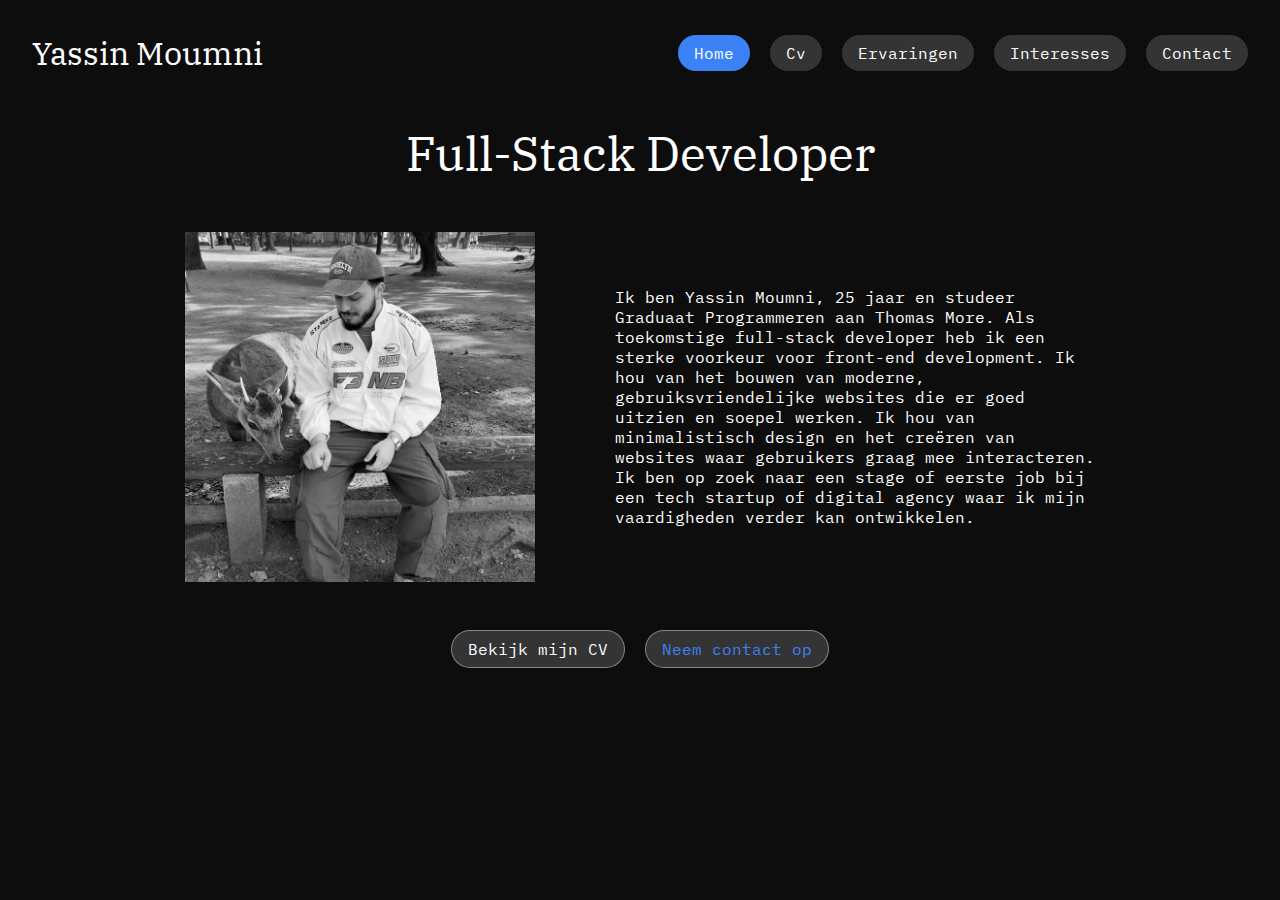
<file: index.html>
<!DOCTYPE html>
<html lang="en">
  <head>
    <meta charset="UTF-8">
    <meta name="viewport" content="width=device-width, initial-scale=1.0">
    <title>Yassin Moumni | Portfolio site</title>
    <link rel="stylesheet" href="css/stylesheet.css">

    <link rel="preconnect" href="https://fonts.googleapis.com">
<link rel="preconnect" href="https://fonts.gstatic.com" crossorigin>
<link href="https://fonts.googleapis.com/css2?family=IBM+Plex+Serif:ital,wght@0,100;0,200;0,300;0,400;0,500;0,600;0,700;1,100;1,200;1,300;1,400;1,500;1,600;1,700&display=swap" rel="stylesheet">

<link rel="preconnect" href="https://fonts.googleapis.com">
<link rel="preconnect" href="https://fonts.gstatic.com" crossorigin>
<link href="https://fonts.googleapis.com/css2?family=IBM+Plex+Mono:ital,wght@0,100;0,200;0,300;0,400;0,500;0,600;0,700;1,100;1,200;1,300;1,400;1,500;1,600;1,700&family=IBM+Plex+Serif:ital,wght@0,100;0,200;0,300;0,400;0,500;0,600;0,700;1,100;1,200;1,300;1,400;1,500;1,600;1,700&display=swap" rel="stylesheet">
<link rel="icon" href="img/favicon.ico" type="image/gif" sizes="16x16">

  </head>
  <body>

    <nav class="nav">
        
      <div class="initials">
        <p>Yassin Moumni</p>
      </div>

      <div class="navlinks">
        <ul>
          <li><a href="index.html" class="active">Home</a></li>
          <li><a href="html/cv.html">Cv</a></li>
          <li><a href="html/ervaringen.html">Ervaringen</a></li>
          <li><a href="html/interesses.html">Interesses</a></li>
          <li><a href="html/contact.html">Contact</a></li>
        </ul>
      </div>
    </nav>

    <main class="main">
      <h1>Full-Stack Developer</h1>

      <div id="aboutme">
        <img  alt="Een foto van mij in Nara Park" src="img/portfolio_picture.jpg">
        <div id="textaboutme">
          <p>
            Ik ben Yassin Moumni, 25 jaar en studeer Graduaat Programmeren aan
            Thomas More. Als toekomstige full-stack developer heb ik een sterke
            voorkeur voor front-end development. Ik hou van het bouwen van
            moderne, gebruiksvriendelijke websites die er goed uitzien en soepel
            werken. Ik hou van minimalistisch design en het creëren van websites
            waar gebruikers graag mee interacteren. Ik ben op zoek naar een
            stage of eerste job bij een tech startup of digital agency waar ik
            mijn vaardigheden verder kan ontwikkelen.
          </p>
        </div>
      </div>

      <div class="linkwrapper">
        <a href="html/cv.html">Bekijk mijn CV</a>
        <a href="html/contact.html" class="cta">Neem contact op</a>
      </div>
    </main>
  </body>
</html>
</file>
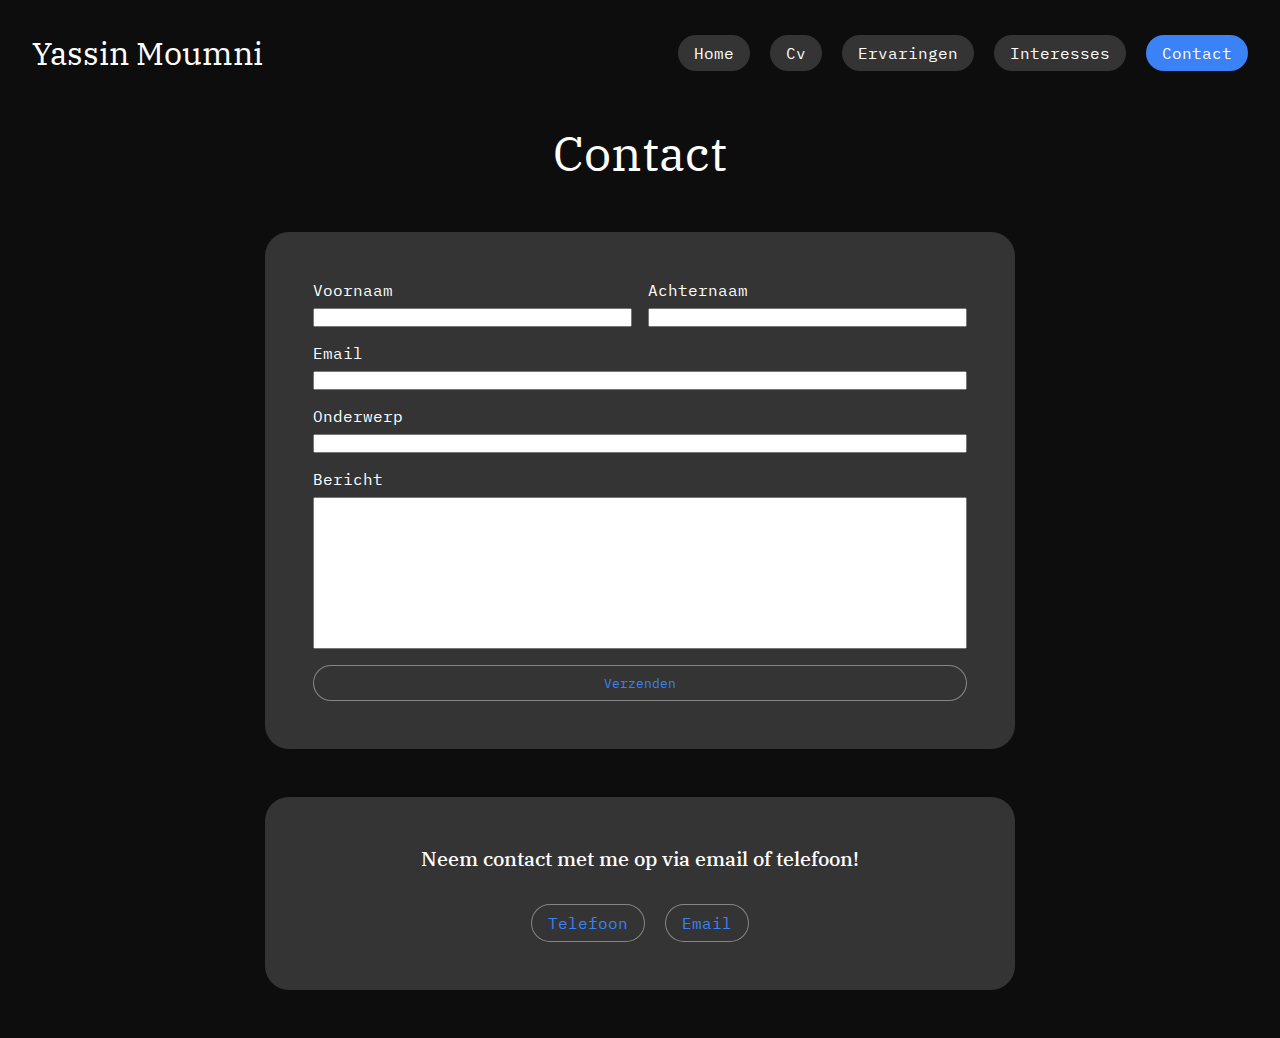
<file: html/contact.html>
<!DOCTYPE html>
<html lang="en">
  <head>
    <meta charset="UTF-8">
    <meta name="viewport" content="width=device-width, initial-scale=1.0">
    <title>Yassin Moumni | Portfolio site</title>
    <link rel="icon" href="../img/favicon.ico" type="image/gif" sizes="16x16">
    <link rel="stylesheet" href="../css/stylesheet.css">

    <link rel="preconnect" href="https://fonts.googleapis.com">
    <link rel="preconnect" href="https://fonts.gstatic.com" crossorigin>
    <link
      href="https://fonts.googleapis.com/css2?family=IBM+Plex+Serif:ital,wght@0,100;0,200;0,300;0,400;0,500;0,600;0,700;1,100;1,200;1,300;1,400;1,500;1,600;1,700&display=swap"
      rel="stylesheet"
    >

    <link rel="preconnect" href="https://fonts.googleapis.com">
    <link rel="preconnect" href="https://fonts.gstatic.com" crossorigin>
    <link
      href="https://fonts.googleapis.com/css2?family=IBM+Plex+Mono:ital,wght@0,100;0,200;0,300;0,400;0,500;0,600;0,700;1,100;1,200;1,300;1,400;1,500;1,600;1,700&family=IBM+Plex+Serif:ital,wght@0,100;0,200;0,300;0,400;0,500;0,600;0,700;1,100;1,200;1,300;1,400;1,500;1,600;1,700&display=swap"
      rel="stylesheet"
    >
  </head>
  <body>
    <nav class="nav">
      <div class="initials">
        <p>Yassin Moumni</p>
      </div>

      <div class="navlinks">
        <ul>
          <li> <a href="../index.html">Home</a></li>
          <li> <a href="cv.html">Cv</a></li>
          <li> <a href="ervaringen.html">Ervaringen</a></li>
          <li> <a href="interesses.html" >Interesses</a></li>
          <li> <a href="contact.html" class="active">Contact</a></li>
        </ul>
      </div>
    </nav>

    <main class="main">
      <h1>Contact</h1>

        <form action="../php/send-mail.php" method="POST">
            <div class="naamrow">
                <div class="formfield">
                    <label for="vnaam">Voornaam</label>
                    <input type="text" name="vnaam" id="vnaam" required>
                </div>
                <div class="formfield">
                    <label for="anaam">Achternaam</label>
                    <input type="text" name="anaam" id="anaam">
                </div>
            </div>
            <div class="formfield">
                <label for="email">Email</label>
                <input type="email" name="email" id="email" required>
            </div>
<div class="formfield">
    <label for="onderwerp">Onderwerp</label>
    <input type="text" name="onderwerp" id="onderwerp" required>
</div>

            <div class="formfield">
                <label for="bericht">Bericht</label>
                <textarea name="bericht" id="bericht" cols="30" rows="10" required></textarea>
            </div>
            <div class="formfield">
                <input  type="submit" value="Verzenden" id="verzenden" name="verzenden">
              </div>
        </form>

      <div id="contactcard">

       <h3>Neem contact met me op via email of telefoon!</h3>
         <div class="linkwrapper">
        <a href="tel:0411111111" class="cta">Telefoon</a>
        <a href="mailto:notyassinmoumni@email.com" class="cta">Email</a>
      </div>
    </div>

   
    </main>
  </body>
</html>
</file>
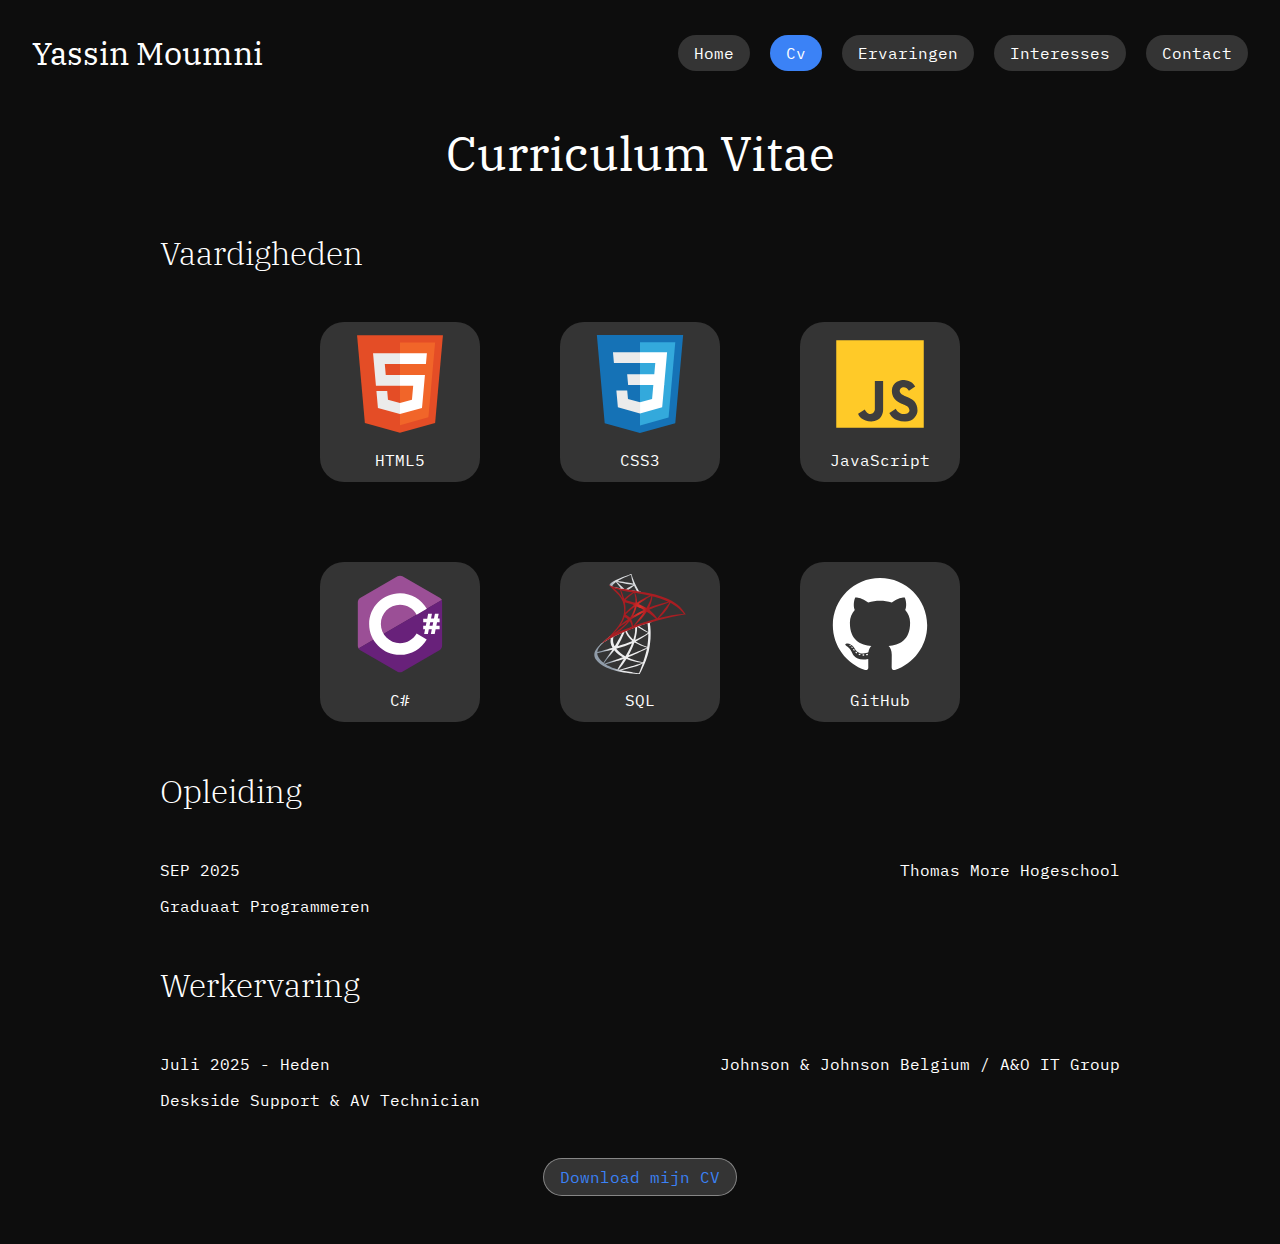
<file: html/cv.html>
<!DOCTYPE html>
<html lang="en">
  <head>
    <meta charset="UTF-8">
    <meta name="viewport" content="width=device-width, initial-scale=1.0">
    <title>Yassin Moumni | Portfolio site</title>
    <link rel="icon" href="../img/favicon.ico" type="image/gif" sizes="16x16">
    <link rel="stylesheet" href="../css/stylesheet.css">

    <link rel="preconnect" href="https://fonts.googleapis.com">
    <link rel="preconnect" href="https://fonts.gstatic.com" crossorigin>
    <link
      href="https://fonts.googleapis.com/css2?family=IBM+Plex+Serif:ital,wght@0,100;0,200;0,300;0,400;0,500;0,600;0,700;1,100;1,200;1,300;1,400;1,500;1,600;1,700&display=swap"
      rel="stylesheet">

    <link rel="preconnect" href="https://fonts.googleapis.com">
    <link rel="preconnect" href="https://fonts.gstatic.com" crossorigin>
    <link
      href="https://fonts.googleapis.com/css2?family=IBM+Plex+Mono:ital,wght@0,100;0,200;0,300;0,400;0,500;0,600;0,700;1,100;1,200;1,300;1,400;1,500;1,600;1,700&family=IBM+Plex+Serif:ital,wght@0,100;0,200;0,300;0,400;0,500;0,600;0,700;1,100;1,200;1,300;1,400;1,500;1,600;1,700&display=swap"
      rel="stylesheet">
  </head>
  <body>
    <nav class="nav">
      <div class="initials">
        <p>Yassin Moumni</p>
      </div>

      <div class="navlinks">
        <ul>
          <li><a href="../index.html">Home</a></li>
          <li><a href="cv.html" class="active">Cv</a></li>
          <li><a href="ervaringen.html">Ervaringen</a></li>
          <li><a href="interesses.html">Interesses</a></li>
          <li><a href="contact.html">Contact</a></li>
        </ul>
      </div>
    </nav>

    <main class="main">
      <h1>Curriculum Vitae</h1>
      <h2>Vaardigheden</h2>

      <div class="gridcontainer">
        <div class="griditem">
          <img alt="HTML5 Logo" src="../img/SVGs/html5-original.svg">
          <p>HTML5</p>
        </div>
        <div class="griditem">
          <img alt="CSS3 Logo" src="../img/SVGs/css3-original.svg">
          <p>CSS3</p>
        </div>
        <div class="griditem">
          <img alt="JavaScript Logo" src="../img/SVGs/js-svg-logo.svg">
          <p>JavaScript</p>
        </div>
        <div class="griditem">
          <img alt="C# Logo" src="../img/SVGs/csharp-original.svg">
          <p>C#</p>
        </div>
        <div class="griditem">
          <img  alt="Microsoft SQL Logo" src="../img/SVGs/microsoftsqlserver-original.svg">
          <p>SQL</p>
        </div>
        <div class="griditem">
          <img  alt="Github Logo" src="../img/SVGs/github-original.svg">
          <p>GitHub</p>
        </div>
      </div>

      <h2>Opleiding</h2>
      <div class="opleiding">
        
          <div class="opleidingitem">
            <p>SEP 2025</p>
          </div>
          <div class="opleidingitem">
            <p>Thomas More Hogeschool</p>
          </div>
          <div class="opleidingitem">
            <p>Graduaat Programmeren</p>  
          </div>
          
        </div>
     

      <h2>Werkervaring</h2>
       <div class="opleiding">
        
          <div class="opleidingitem">
            <p>Juli 2025 - Heden</p>
          </div>
          <div class="opleidingitem">
            <p>Johnson & Johnson Belgium / A&O IT Group</p>
          </div>
          <div class="opleidingitem">
            <p>Deskside Support & AV Technician</p>  
          </div>
          
        </div>

      <div class="linkwrapper">
        <a href="../CVPDF.pdf"  target="_blank" class="cta">Download mijn CV</a>
      </div>
    </main>
  </body>
</html>
</file>
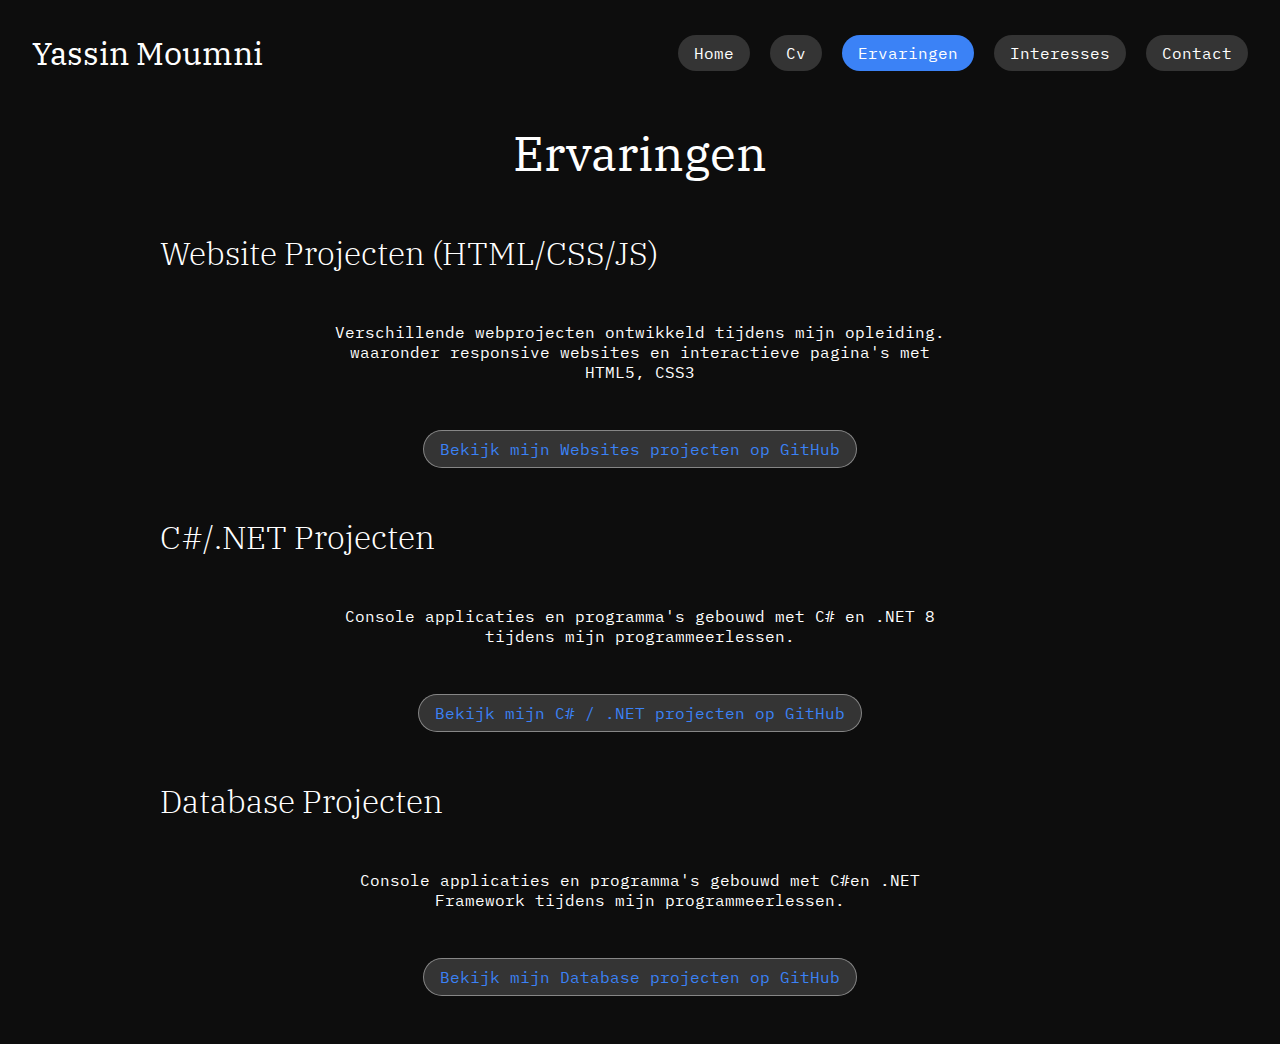
<file: html/ervaringen.html>
<!DOCTYPE html>
<html lang="en">
  <head>
    <meta charset="UTF-8">
    <meta name="viewport" content="width=device-width, initial-scale=1.0">
    <title>Yassin Moumni | Portfolio site</title>
    <link rel="icon" href="../img/favicon.ico" type="image/gif" sizes="16x16">
    <link rel="stylesheet" href="../css/stylesheet.css" >

    <link rel="preconnect" href="https://fonts.googleapis.com" >
    <link rel="preconnect" href="https://fonts.gstatic.com" crossorigin >
    <link
      href="https://fonts.googleapis.com/css2?family=IBM+Plex+Serif:ital,wght@0,100;0,200;0,300;0,400;0,500;0,600;0,700;1,100;1,200;1,300;1,400;1,500;1,600;1,700&display=swap"
      rel="stylesheet"
    >

    <link rel="preconnect" href="https://fonts.googleapis.com" >
    <link rel="preconnect" href="https://fonts.gstatic.com" crossorigin >
    <link
      href="https://fonts.googleapis.com/css2?family=IBM+Plex+Mono:ital,wght@0,100;0,200;0,300;0,400;0,500;0,600;0,700;1,100;1,200;1,300;1,400;1,500;1,600;1,700&family=IBM+Plex+Serif:ital,wght@0,100;0,200;0,300;0,400;0,500;0,600;0,700;1,100;1,200;1,300;1,400;1,500;1,600;1,700&display=swap"
      rel="stylesheet"
    >
  </head>
  <body>
    <nav class="nav">
      <div class="initials">
        <p>Yassin Moumni</p>
      </div>

      <div class="navlinks">
        <ul>
          <li><a href="../index.html">Home</a></li>
          <li><a href="cv.html">Cv</a></li>
          <li><a href="ervaringen.html" class="active">Ervaringen</a></li>
          <li><a href="interesses.html">Interesses</a></li>
          <li><a href="contact.html">Contact</a></li>
        </ul>
      </div>
    </nav>

    <main class="main">
      <h1>Ervaringen</h1>
      <h2>Website Projecten (HTML/CSS/JS)</h2>
      <div class="ervaringentext">
          <p>
              Verschillende webprojecten ontwikkeld tijdens mijn opleiding. waaronder
              responsive websites en interactieve pagina's met HTML5, CSS3
            </p>

      </div>
      <div class="linkwrapper">
        <a href="https://github.com/YassinTM/HTML-CSS" target="_blank" class="cta">Bekijk mijn Websites projecten op GitHub</a>
      </div>
      <h2>C#/.NET Projecten</h2>
<div class="ervaringentext">
          <p>
                            Console applicaties en programma's gebouwd met C# en .NET 8 tijdens mijn programmeerlessen.
            </p>

      </div>
      <div class="linkwrapper">
        <a href="https://github.com/it-graduaten-aj2526/aj2526-assignment-csharp-programmingessentials-oefeningen-pe-YassinTM" target="_blank" class="cta">Bekijk mijn C# / .NET projecten op GitHub</a>
      </div>
      <h2>Database Projecten</h2>
<div class="ervaringentext">
          <p>
              Console applicaties en programma's gebouwd met C#en .NET
Framework tijdens mijn programmeerlessen.
            </p>

      </div>
      <div class="linkwrapper">
        <a href="https://github.com/YassinTM/Databases-SQL" target="_blank" class="cta">Bekijk mijn Database projecten op GitHub</a>
      </div>
    </main>
  </body>
</html>
</file>
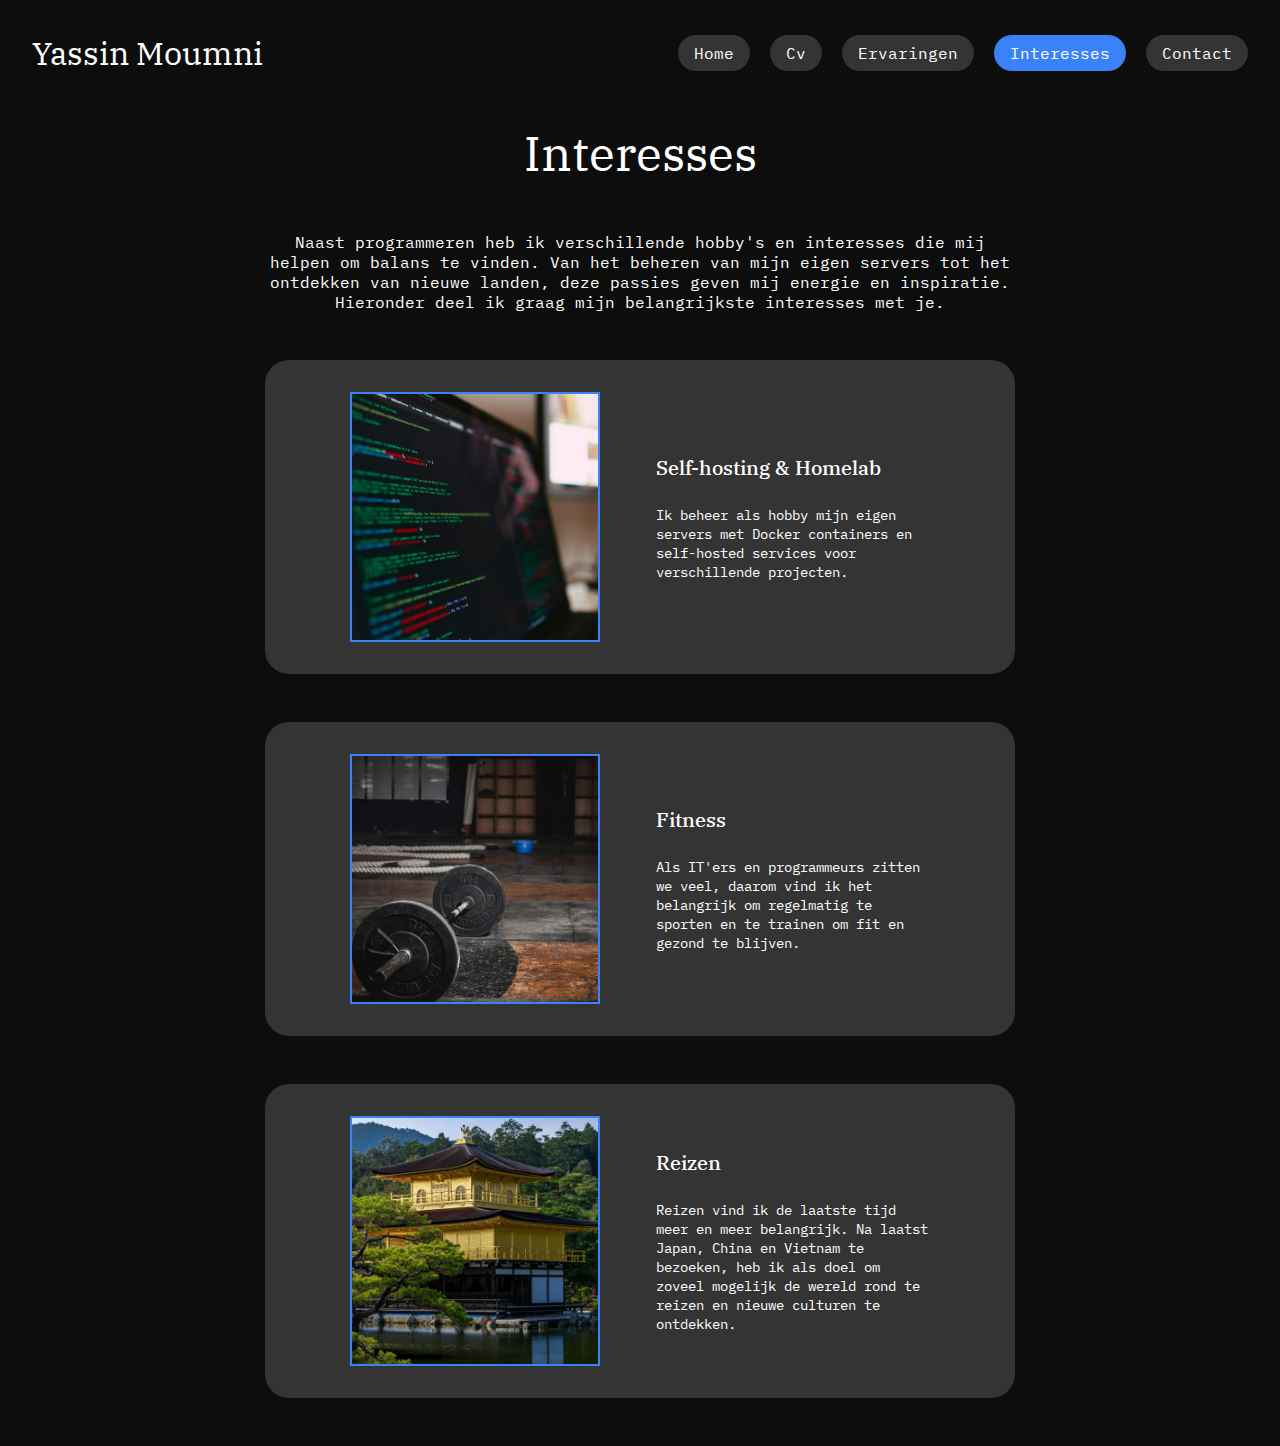
<file: html/interesses.html>
<!DOCTYPE html>
<html lang="en">
  <head>
    <meta charset="UTF-8">
    <meta name="viewport" content="width=device-width, initial-scale=1.0">
    <title>Yassin Moumni | Portfolio site</title>
    <link rel="icon" href="../img/favicon.ico" type="image/gif" sizes="16x16">
    <link rel="stylesheet" href="../css/stylesheet.css">

    <link rel="preconnect" href="https://fonts.googleapis.com">
    <link rel="preconnect" href="https://fonts.gstatic.com" crossorigin>
    <link
      href="https://fonts.googleapis.com/css2?family=IBM+Plex+Serif:ital,wght@0,100;0,200;0,300;0,400;0,500;0,600;0,700;1,100;1,200;1,300;1,400;1,500;1,600;1,700&display=swap"
      rel="stylesheet"
    >

    <link rel="preconnect" href="https://fonts.googleapis.com">
    <link rel="preconnect" href="https://fonts.gstatic.com" crossorigin>
    <link
      href="https://fonts.googleapis.com/css2?family=IBM+Plex+Mono:ital,wght@0,100;0,200;0,300;0,400;0,500;0,600;0,700;1,100;1,200;1,300;1,400;1,500;1,600;1,700&family=IBM+Plex+Serif:ital,wght@0,100;0,200;0,300;0,400;0,500;0,600;0,700;1,100;1,200;1,300;1,400;1,500;1,600;1,700&display=swap"
      rel="stylesheet"
    >
  </head>
  <body>
    <nav class="nav">
      <div class="initials">
        <p>Yassin Moumni</p>
      </div>

      <div class="navlinks">
        <ul>
          <li><a href="../index.html">Home</a></li>
          <li><a href="cv.html">Cv</a></li>
          <li><a href="ervaringen.html">Ervaringen</a></li>
          <li><a href="interesses.html" class="active">Interesses</a></li>
          <li><a href="contact.html">Contact</a></li>
        </ul>
      </div>
    </nav>

    <main class="main">
      <h1>Interesses</h1>
<p id="interesseintro">
  Naast programmeren heb ik verschillende hobby's en interesses die mij helpen om balans te vinden. Van het beheren van mijn eigen servers tot het ontdekken van nieuwe landen, deze passies geven mij energie en inspiratie. Hieronder deel ik graag mijn belangrijkste interesses met je.
</p>
      <div class="card">
        <div class="carditem">
          <img src="../img/hosting.jpg" alt="Computer screen with code">
        </div>
        <div class="carditem">
          <h3>Self-hosting & Homelab</h3>
          <p>
            Ik beheer als hobby mijn eigen servers met Docker containers en
            self-hosted services voor verschillende projecten.
          </p>
        </div>
      </div>

      <div class="card">
        <div class="carditem">
          <img src="../img/gym.jpg" alt="Barbell en fitness toestellen">
        </div>
        <div class="carditem">
          <h3>Fitness</h3>
          <p>
            Als IT'ers en programmeurs zitten we veel, daarom vind ik het
            belangrijk om regelmatig te sporten en te trainen om fit en gezond
            te blijven.
          </p>
        </div>
      </div>

      <div class="card">
        <div class="carditem">
          <img src="../img/japan.jpg" alt="Tempel in Japan">
        </div>
        <div class="carditem">
          <h3>Reizen</h3>
          <p>
            Reizen vind ik de laatste tijd meer en meer belangrijk. Na laatst
            Japan, China en Vietnam te bezoeken, heb ik als doel om zoveel
            mogelijk de wereld rond te reizen en nieuwe culturen te ontdekken.
          </p>
        </div>
      </div>
    </main>
  </body>
</html>
</file>
<file: css/stylesheet.css>
* {
  margin: 0;
  padding: 0;
  box-sizing: border-box;
}
body {
  background-color: #0d0d0d;
  color: #ffffff;
  font-family: "IBM Plex Mono", monospace;
}
a {
  text-decoration: none;
}
.nav a {
  color: #ffffff;
  background-color: #343434;
  padding: 0.5rem 1rem;
  border-radius: 24px;
}
.nav a:hover {
  color: #0d0d0d;
  background-color: #ffffff;
}
.nav a.active {
  background-color: #3b82f6;
}
nav a.active:hover {
  background-color: #ffffff;
}
.nav {
  display: flex;
  justify-content: space-between;
  margin: 2rem;
  align-items: center;
}
.navlinks ul {
  list-style-type: none;
  display: inline-flex;
  gap: 20px;
}
.initials {
  font-family: "IBM Plex Serif", serif;
  font-size: 2rem;
}
.main {
  margin: 3rem 10rem;
}
.main h1 {
  text-align: center;
  font-family: "IBM Plex Serif", serif;
  font-weight: 400;
  font-size: 3rem;
  margin-bottom: 3rem;
}
#aboutme {
  display: flex;
  align-items: center;
  justify-content: center;
  gap: 5em;
  width: 100%;
  margin-bottom: 3rem;
}
#aboutme img{
    width: 350px;
}
#textaboutme {
  width: 50%;
}

.linkwrapper {
  display: flex;
  justify-content: center;
  gap: 20px;
  margin-bottom: 3rem;
}
.linkwrapper a {
  color: #ffffff;
  padding: 0.5rem 1rem;
  border-radius: 24px;
  border-color: #ffffff68;
  border-width: 1px;
  border-style: solid;
    background-color: #343434;

}
a.cta {
  color: #3b82f6;
}

.linkwrapper a:hover {
  border-color: #ffffff;
}

.main h2 {
  text-align: left;
  font-family: "IBM Plex Serif", serif;
  font-weight: 300;
  font-size: 2rem;
  margin-bottom: 3rem;
}
.main h3 {
  text-align: left;
  font-family: "IBM Plex Serif", serif;
  font-weight: 500;
  font-size: 1.25rem;
  margin-bottom: 1.5rem;
}
.gridcontainer {
  display: grid;
  grid-template-columns: auto auto auto;
  gap: 5rem;
  margin-bottom: 3rem;
  justify-content: center;
  align-items: center;
}
.griditem {
  padding: 10px;
  background-color: #343434;
  
  border-radius: 24px;
  gap: 1rem;
  display: flex;
  flex-direction: column;
  justify-content: center;
  align-items: center;
  aspect-ratio: 1/1;
  width: 160px;
  height: 160px;
}
.griditem img {
  width: 100px;
}
.opleiding{
    display: grid;
  grid-template-columns: auto auto;
  justify-content: space-between;
margin-bottom: 3rem;
grid-row-gap: 1rem;
}
.ervaringentext{
    margin-bottom: 3rem;
    padding: 0 10rem;
}
.ervaringentext p{
    text-align: center;

}
#interesseintro{
    max-width: 750px;
margin-left: auto;
margin-right: auto;
margin-bottom: 3rem;
text-align: center;
}
.card{
    display: flex;
    justify-content: center;
    align-content: center;
      background-color: #343434;
  border-radius: 24px;
padding: 2rem;
gap: 2rem;
max-width: 750px;
margin-left: auto;
margin-right: auto;
margin-bottom: 3rem;

}
.carditem{
    width: 40%;
   display: flex;
   flex-direction: column;
   justify-content: center;

}

.carditem img{
    width: 250px;
    border-width: 2px;
    border-style: solid;
    border-color: #3b82f6;
    
}
.carditem img:hover{
        border-color: #ffffff;

}
.carditem p{
    font-size: .9rem;
}
#contactcard{
display: flex;
flex-direction: column;
justify-content: center;
align-content: center;
      background-color: #343434;
  border-radius: 24px;
padding: 3rem 0;
gap: 2rem;
max-width: 750px;
margin-left: auto;
margin-right: auto;
margin-bottom: 3rem;
}
#contactcard h3{
    text-align: center;
    padding: 0;
    margin: 0;
}
#contactcard .linkwrapper{
    margin: 0rem;
}
form {
      display: flex;
      flex-direction: column;
      gap: 1rem;
       background-color: #343434;
  border-radius: 24px;
  padding: 3rem;
  max-width: 750px;
margin-left: auto;
margin-right: auto;
margin-bottom: 3rem;

  }

  .formfield {
      display: flex;
      flex-direction: column;
      gap: 0.5rem;
  }

  .naamrow {
      display: flex;
      gap: 1rem;
  }
  .naamrow .formfield{
    width: 50%;
  }
  .formfield textarea{
    resize: none;
  }
  #verzenden{
    color: #3b82f6;
  padding: 0.5rem 1rem;
  border-radius: 24px;
  border-color: #ffffff68;
  border-width: 1px;
  border-style: solid;
    background-color: #343434;
     font-family: "IBM Plex Mono", monospace;
  }
  #verzenden:hover{
    border-color: #ffffff;
  }
</file>
